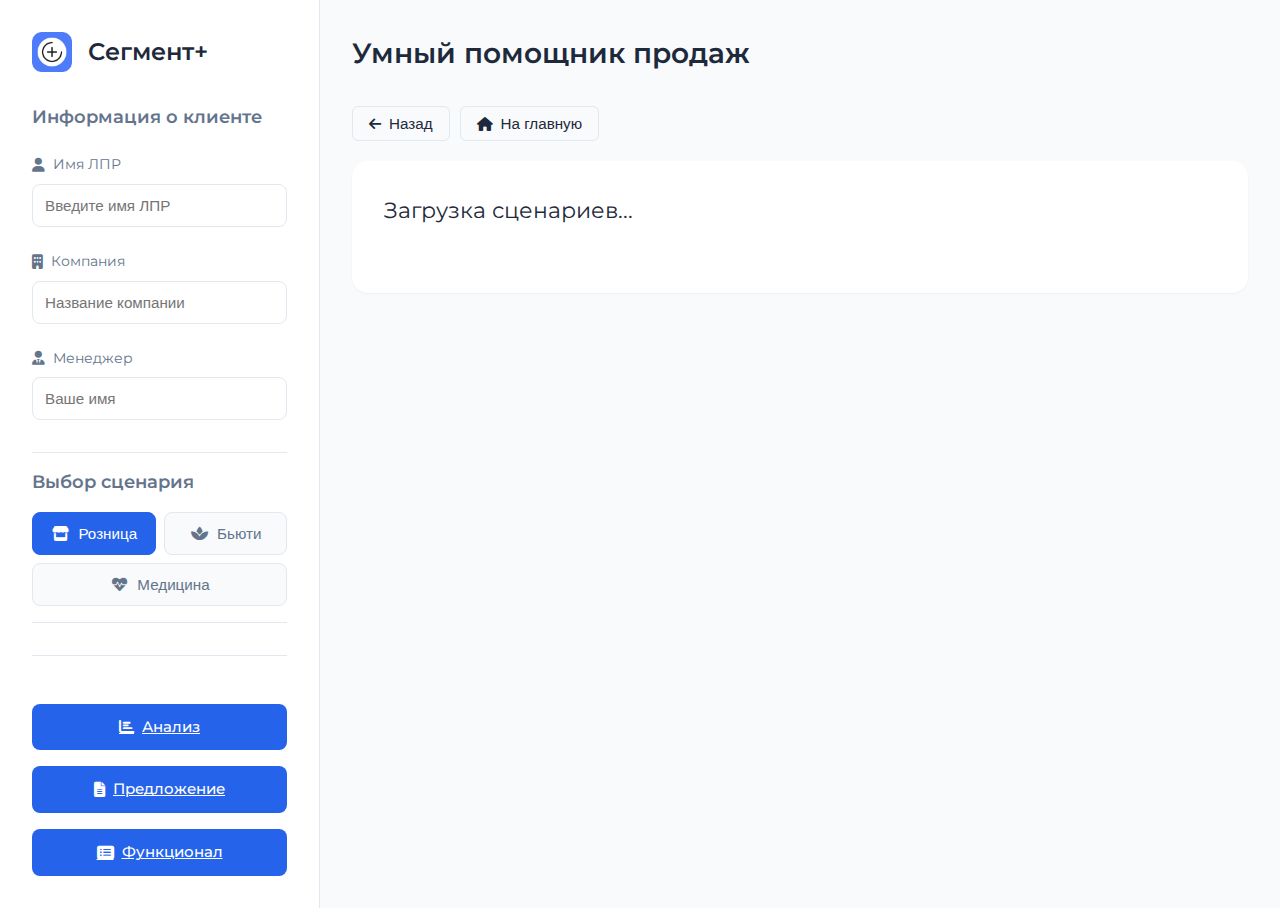
<file: index.html>
<!DOCTYPE html>
<html lang="ru">
<head>
    <meta charset="UTF-8">
    <meta name="viewport" content="width=device-width, initial-scale=1.0">
    <title>Сегмент+ | Умный помощник продаж</title>
    <link rel="stylesheet" href="styles.css">
    <link href="https://fonts.googleapis.com/css2?family=Montserrat:wght@400;500;600;700&display=swap" rel="stylesheet">
    <link rel="stylesheet" href="https://cdnjs.cloudflare.com/ajax/libs/font-awesome/6.0.0/css/all.min.css">
</head>
<body>
    <div class="app-container">
        <!-- Боковая панель -->
        <aside class="sidebar">
            <div class="sidebar-header">
                <img src="logo.png" alt="Логотип Сегмент+" class="logo">
                <h2>Сегмент+</h2>
            </div>
            
            <div class="client-info">
                <h3>Информация о клиенте</h3>
                <div class="input-group">
                    <label for="lpr-name">
                        <i class="fas fa-user"></i>
                        Имя ЛПР
                    </label>
                    <input type="text" id="lpr-name" placeholder="Введите имя ЛПР">
                </div>
                
                <div class="input-group">
                    <label for="company-name">
                        <i class="fas fa-building"></i>
                        Компания
                    </label>
                    <input type="text" id="company-name" placeholder="Название компании">
                </div>
                
                <div class="input-group">
                    <label for="manager-name">
                        <i class="fas fa-user-tie"></i>
                        Менеджер
                    </label>
                    <input type="text" id="manager-name" placeholder="Ваше имя">
                </div>
            </div>

            <div class="scenario-selector">
                <h3>Выбор сценария</h3>
                <div class="scenario-buttons">
                    <button id="retail-scenario" class="btn-primary active" aria-label="Сценарий для розничной торговли">
                        <i class="fas fa-store"></i>
                        Розница
                    </button>
                    <button id="beauty-scenario" class="btn-primary" aria-label="Сценарий для бьюти-индустрии">
                        <i class="fas fa-spa"></i>
                        Бьюти
                    </button>
                    <button id="medical-scenario" class="btn-primary" aria-label="Сценарий для медицинской отрасли">
                        <i class="fas fa-heartbeat"></i>
                        Медицина
                    </button>
                </div>
            </div>

            <div class="sidebar-footer">
                <div class="navigation-buttons">
                    <a href="analysis.html" class="btn-primary">
                        <i class="fas fa-chart-bar"></i>
                        Анализ
                    </a>
                    <a href="proposal.html" class="btn-primary">
                        <i class="fas fa-file-alt"></i>
                        Предложение
                    </a>
                    <a href="features.html" class="btn-primary">
                        <i class="fas fa-list-alt"></i>
                        Функционал
                    </a>
                </div>
            </div>
        </aside>

        <!-- Основной контент -->
        <main class="main-content">
            <header class="content-header">
                <h1>Умный помощник продаж</h1>
            </header>

            <div class="buttons">
                <button id="back-btn" class="btn-secondary" aria-label="Вернуться на предыдущую страницу">
                    <i class="fas fa-arrow-left"></i> Назад
                </button>
                <button id="home-btn" class="btn-secondary" aria-label="Вернуться на главную страницу">
                    <i class="fas fa-home"></i> На главную
                </button>
            </div>

            <div class="scenario-container">
                <div id="stage-text" class="scenario-text">
                    Загрузка сценариев...
                </div>
                <div id="options" class="options-container"></div>
            </div>
        </main>
    </div>
    <script src="script.js"></script>
</body>
</html>
</file>
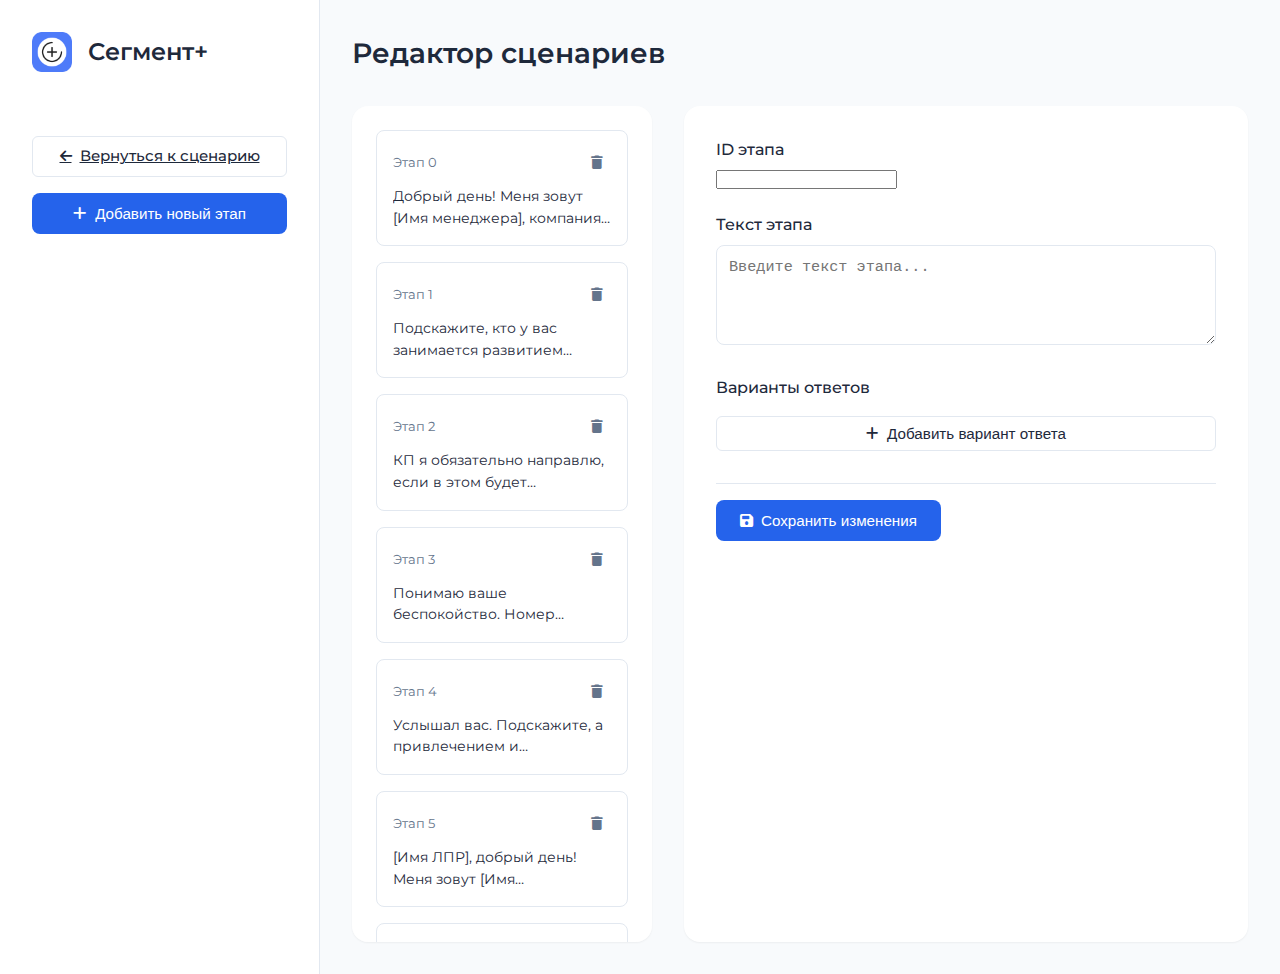
<file: editor.html>
<!DOCTYPE html>
<html lang="ru">
<head>
    <meta charset="UTF-8">
    <meta name="viewport" content="width=device-width, initial-scale=1.0">
    <title>Сегмент+ | Редактор сценариев</title>
    <link rel="stylesheet" href="styles.css">
    <link href="https://fonts.googleapis.com/css2?family=Montserrat:wght@400;500;600;700&display=swap" rel="stylesheet">
    <link rel="stylesheet" href="https://cdnjs.cloudflare.com/ajax/libs/font-awesome/6.0.0/css/all.min.css">
    <style>
        .editor-container {
            display: grid;
            grid-template-columns: 300px 1fr;
            gap: 2rem;
            height: calc(100vh - 4rem);
        }

        .stages-list {
            background: white;
            border-radius: 1rem;
            padding: 1.5rem;
            box-shadow: var(--shadow-sm);
            overflow-y: auto;
        }

        .stage-item {
            padding: 1rem;
            border: 1px solid var(--border-color);
            border-radius: 0.5rem;
            margin-bottom: 1rem;
            cursor: pointer;
            transition: all 0.2s;
            line-clamp: 2;
            -webkit-line-clamp: 2;
            display: -webkit-box;
            -webkit-box-orient: vertical;
            overflow: hidden;
            text-overflow: ellipsis;
        }

        .stage-header {
            display: flex;
            justify-content: space-between;
            align-items: center;
            margin-bottom: 0.5rem;
        }

        .stage-item:hover {
            border-color: var(--primary-color);
            background-color: rgba(37, 99, 235, 0.05);
        }

        .stage-item.active {
            border-color: var(--primary-color);
            background-color: rgba(37, 99, 235, 0.05);
        }

        .stage-item .stage-id {
            font-size: 0.8rem;
            color: var(--secondary-color);
        }

        .stage-item .stage-text {
            font-size: 0.9rem;
            color: var(--text-color);
            display: -webkit-box;
            -webkit-line-clamp: 2;
            -webkit-box-orient: vertical;
            overflow: hidden;
        }

        .editor-form {
            background: white;
            border-radius: 1rem;
            padding: 2rem;
            box-shadow: var(--shadow-sm);
            overflow-y: auto;
        }

        .form-group {
            margin-bottom: 1.5rem;
        }

        .form-group label {
            display: block;
            margin-bottom: 0.5rem;
            font-weight: 500;
            color: var(--text-color);
        }

        .form-group textarea {
            width: 100%;
            min-height: 100px;
            padding: 0.75rem;
            border: 1px solid var(--border-color);
            border-radius: 0.5rem;
            font-size: 0.95rem;
            resize: vertical;
        }

        .form-group textarea:focus {
            outline: none;
            border-color: var(--primary-color);
            box-shadow: 0 0 0 3px rgba(37, 99, 235, 0.1);
        }

        .form-group select {
            width: 100%;
            padding: 0.75rem;
            border: 1px solid var(--border-color);
            border-radius: 0.5rem;
            font-size: 0.95rem;
            background-color: white;
            cursor: pointer;
        }

        .form-group select:focus {
            outline: none;
            border-color: var(--primary-color);
            box-shadow: 0 0 0 3px rgba(37, 99, 235, 0.1);
        }

        .options-list {
            margin-top: 1rem;
        }

        .option-item {
            background: var(--background-color);
            border: 1px solid var(--border-color);
            border-radius: 0.5rem;
            padding: 1rem;
            margin-bottom: 1rem;
        }

        .option-header {
            display: flex;
            justify-content: space-between;
            align-items: center;
            margin-bottom: 0.5rem;
        }

        .option-actions {
            display: flex;
            gap: 0.5rem;
        }

        .btn-icon {
            padding: 0.5rem;
            border: none;
            background: none;
            color: var(--secondary-color);
            cursor: pointer;
            border-radius: 0.25rem;
            transition: all 0.2s;
        }

        .btn-icon:hover {
            background: var(--border-color);
            color: var(--text-color);
        }

        .btn-icon.delete:hover {
            color: #ef4444;
        }

        .add-option-btn {
            width: 100%;
            margin-top: 1rem;
        }

        .editor-actions {
            display: flex;
            gap: 1rem;
            margin-top: 2rem;
            padding-top: 1rem;
            border-top: 1px solid var(--border-color);
        }

        .sidebar-header {
            display: flex;
            align-items: center;
            gap: 1rem;
            margin-bottom: 2rem;
        }

        .sidebar-actions {
            display: flex;
            flex-direction: column;
            gap: 1rem;
            margin-bottom: 2rem;
        }

        .sidebar-actions .btn-primary,
        .sidebar-actions .btn-secondary {
            width: 100%;
            justify-content: center;
        }
    </style>
</head>
<body>
    <div class="app-container">
        <!-- Боковая панель -->
        <aside class="sidebar">
            <div class="sidebar-header">
                <img src="logo.png" alt="Сегмент+" class="logo">
                <h2>Сегмент+</h2>
            </div>
            
            <div class="sidebar-actions">
                <a href="index.html" class="btn-secondary">
                    <i class="fas fa-arrow-left"></i>
                    Вернуться к сценарию
                </a>
                <button class="btn-primary" id="add-stage">
                    <i class="fas fa-plus"></i>
                    Добавить новый этап
                </button>
            </div>
        </aside>

        <!-- Основной контент -->
        <main class="main-content">
            <header class="content-header">
                <h1>Редактор сценариев</h1>
            </header>

            <div class="editor-container">
                <!-- Список этапов -->
                <div class="stages-list" id="stages-list">
                    <!-- Этапы будут добавлены через JavaScript -->
                </div>

                <!-- Форма редактирования -->
                <div class="editor-form">
                    <div class="form-group">
                        <label for="stage-id">ID этапа</label>
                        <input type="number" id="stage-id" class="input-group input" readonly>
                    </div>

                    <div class="form-group">
                        <label for="stage-text">Текст этапа</label>
                        <textarea id="stage-text" placeholder="Введите текст этапа..."></textarea>
                    </div>

                    <div class="form-group">
                        <label>Варианты ответов</label>
                        <div class="options-list" id="options-list">
                            <!-- Варианты ответов будут добавлены через JavaScript -->
                        </div>
                        <button class="btn-secondary add-option-btn" id="add-option">
                            <i class="fas fa-plus"></i>
                            Добавить вариант ответа
                        </button>
                    </div>

                    <div class="editor-actions">
                        <button class="btn-primary" id="save-stage">
                            <i class="fas fa-save"></i>
                            Сохранить изменения
                        </button>
                    </div>
                </div>
            </div>
        </main>
    </div>
    <script src="editor.js"></script>
</body>
</html>
</file>
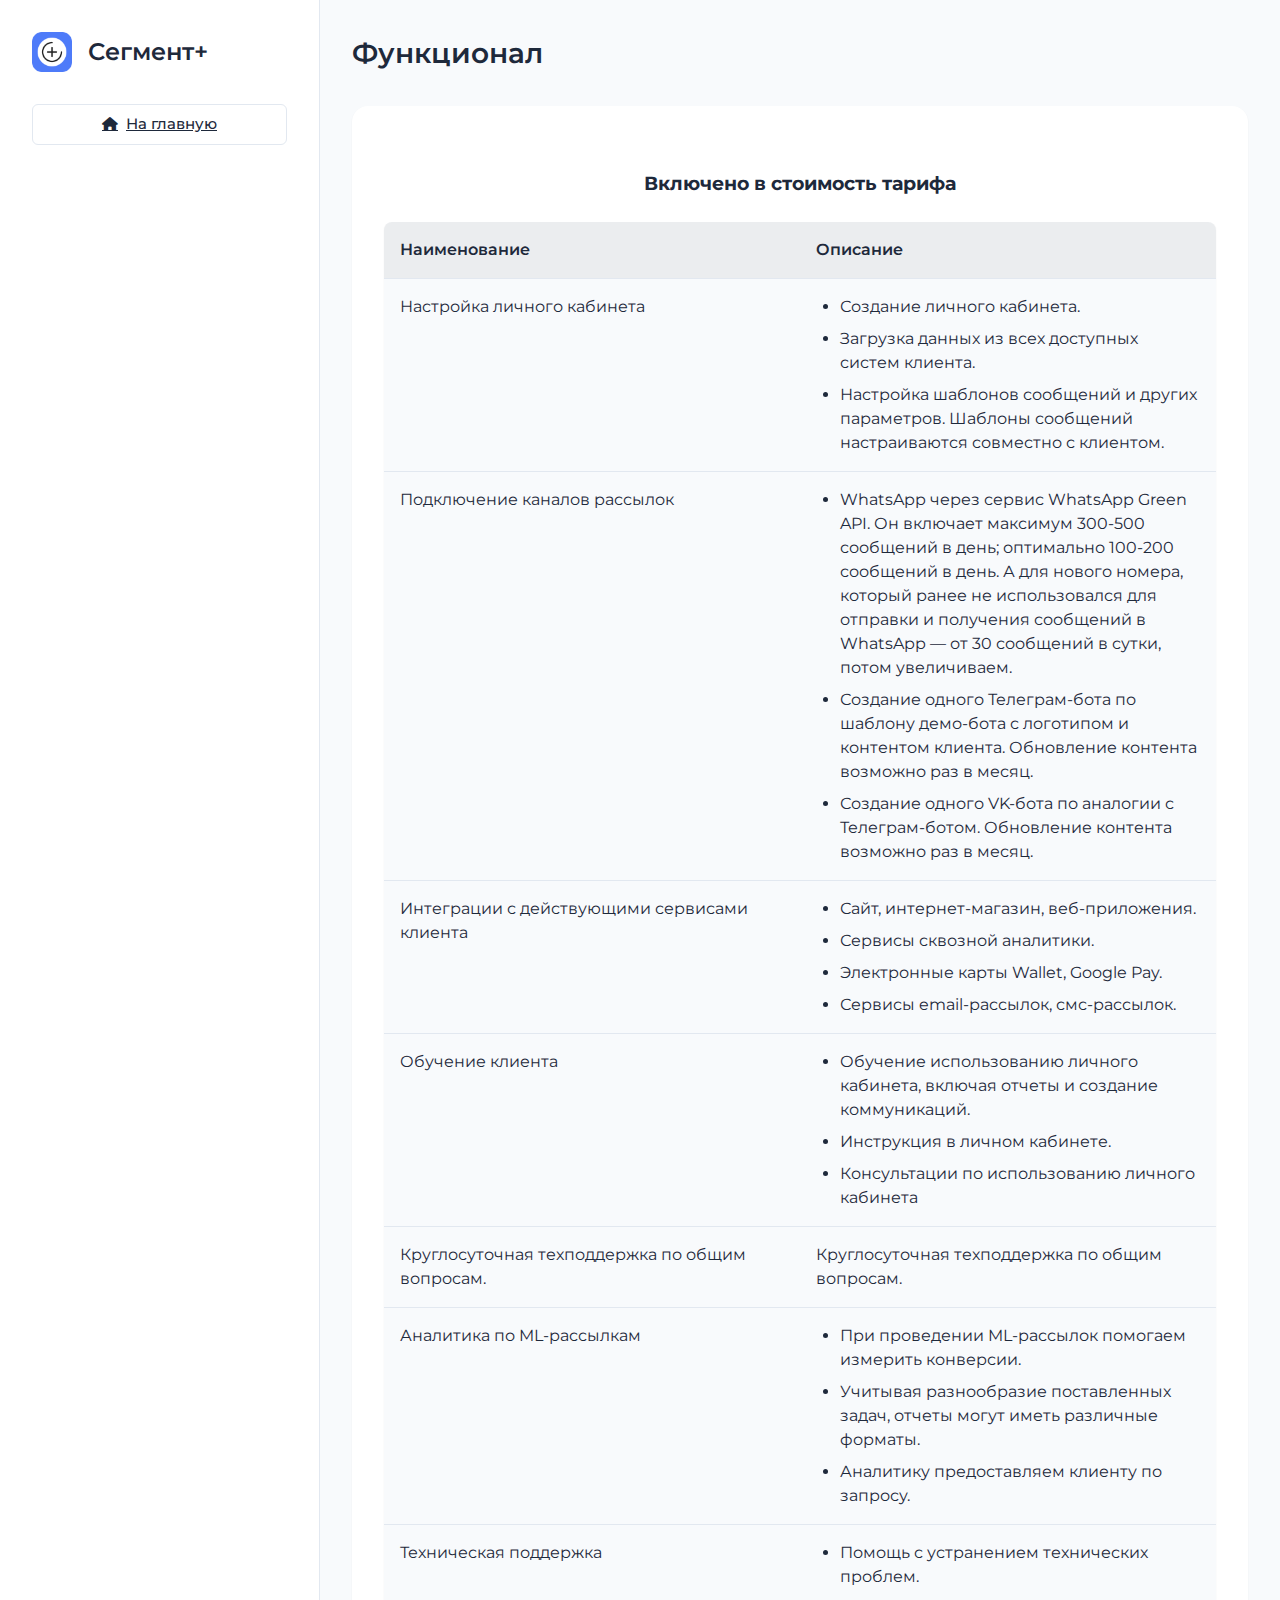
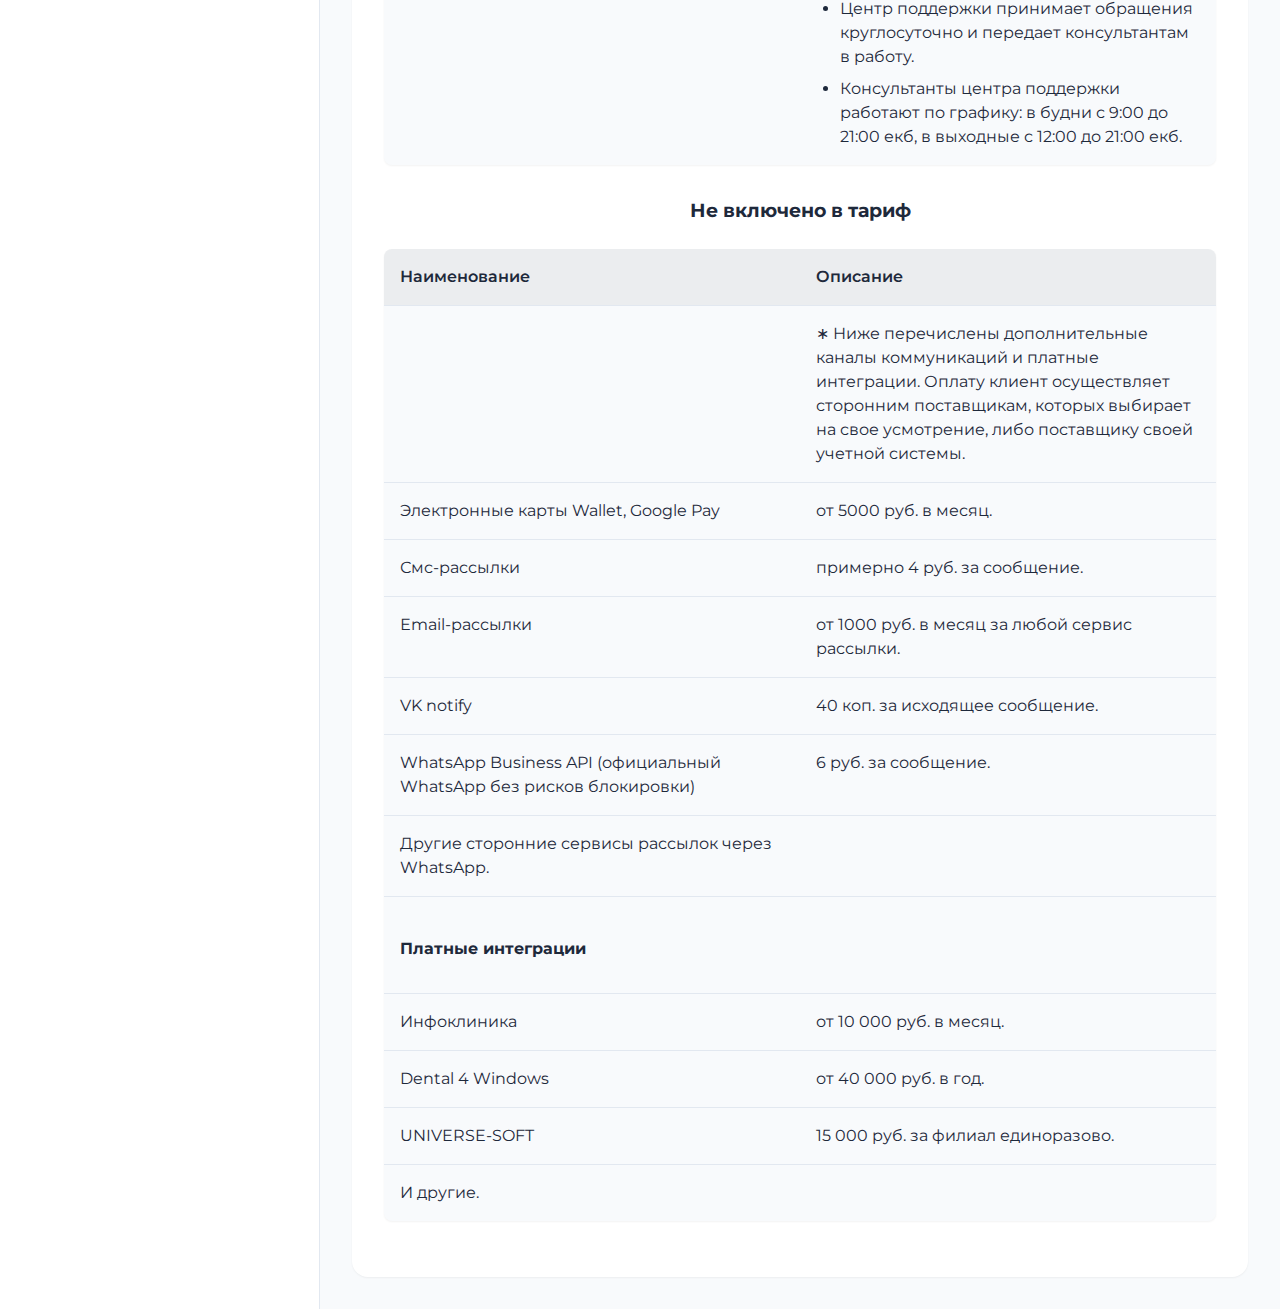
<file: features.html>
<!DOCTYPE html>
<html lang="ru">
<head>
    <meta charset="UTF-8">
    <meta name="viewport" content="width=device-width, initial-scale=1.0">
    <title>Сегмент+ | Функционал</title>
    <link rel="stylesheet" href="styles.css">
    <link href="https://fonts.googleapis.com/css2?family=Montserrat:wght@400;500;600;700&display=swap" rel="stylesheet">
    <link rel="stylesheet" href="https://cdnjs.cloudflare.com/ajax/libs/font-awesome/6.0.0/css/all.min.css">
    <style>
        .features-container {
            background: white;
            border-radius: 1rem;
            padding: 2rem;
            box-shadow: var(--shadow-sm);
            overflow-y: auto;
        }

        /* Стили для таблицы */
        .features-container table {
             width: 100%;
             border-collapse: collapse;
             margin-bottom: 1.5rem;
             background: var(--background-color);
             border-radius: 0.5rem;
             overflow: hidden; /* Для скругления углов */
             box-shadow: var(--shadow-sm);
        }

        .features-container th,
        .features-container td {
            padding: 1rem;
            border-bottom: 1px solid var(--border-color);
            text-align: left;
            vertical-align: top;
        }

        .features-container th {
            font-weight: 600;
            background-color: rgba(0, 0, 0, 0.05);
            width: 30%; /* Примерная ширина для первой колонки */
        }

        .features-container tbody tr:last-child td {
            border-bottom: none;
        }

         .features-container td ul {
             padding-left: 1.5rem;
             margin: 0;
         }

          .features-container td li {
              margin-bottom: 0.5rem;
          }

           .features-container td li:last-child {
               margin-bottom: 0;
           }

            .features-container h3 {
                margin-top: 2rem;
                margin-bottom: 1.5rem;
                text-align: center;
            }
             .features-container h4 {
                 margin-top: 1.5rem;
                 margin-bottom: 1rem;
             }


        /* Удаляем старые стили для блоков */
        /*.info-block {
            background: var(--background-color);
            border-radius: 0.5rem;
            padding: 1.5rem;
            margin-bottom: 1.5rem;
            box-shadow: var(--shadow-sm);
        }*/

        /*.info-block h3 {
             margin-top: 0;
             margin-bottom: 1rem;
        }*/

        /* .info-block ul,
         .info-block p {
             margin-bottom: 0;
         }*/

        /* .info-block ul {
             list-style: none;
             padding: 0;
             margin: 0;
         }*/

        /* .info-block li {
             margin-bottom: 0.75rem;
             color: var(--text-color);
         }*/

        /* .info-block li i {
             color: var(--success-color);
             margin-right: 0.5rem;
             font-size: 1rem;
              margin-top: 0.2rem;
         }*/

        /* .info-block li::before {
             content: '\f00c'; /* FontAwesome check icon */
             /*font-family: "Font Awesome 6 Free";
             font-weight: 900;
             color: var(--success-color);
             margin-right: 0.5rem;
         }*/

         /* .info-block li:last-child {
              margin-bottom: 0;
          }*/

          /*  .info-block h4 {
               margin-top: 1.5rem;
               margin-bottom: 1rem;
           }*/
    </style>
</head>
<body>
    <div class="app-container">
        <!-- Боковая панель -->
        <aside class="sidebar">
            <div class="sidebar-header">
                <img src="logo.png" alt="Сегмент+" class="logo">
                <h2>Сегмент+</h2>
            </div>
            
            <div class="sidebar-actions">
                 <a href="index.html" class="btn-secondary">
                     <i class="fas fa-home"></i>
                     На главную
                 </a>
            </div>
        </aside>

        <!-- Основной контент -->
        <main class="main-content">
            <header class="content-header">
                <h1>Функционал</h1>
            </header>

            <div class="features-container">

                <h3>Включено в стоимость тарифа</h3>
                <table>
                    <thead>
                        <tr>
                            <th>Наименование</th>
                            <th>Описание</th>
                        </tr>
                    </thead>
                    <tbody>
                        <tr>
                            <td>Настройка личного кабинета</td>
                            <td>
                                <ul>
                                    <li>Создание личного кабинета.</li>
                                    <li>Загрузка данных из всех доступных систем клиента.</li>
                                    <li>Настройка шаблонов сообщений и других параметров. Шаблоны сообщений настраиваются совместно с клиентом.</li>
                                </ul>
                            </td>
                        </tr>
                        <tr>
                            <td>Подключение каналов рассылок</td>
                            <td>
                                <ul>
                                    <li>WhatsApp через сервис WhatsApp Green API. Он включает максимум 300-500 сообщений в день; оптимально 100-200 сообщений в день. А для нового номера, который ранее не использовался для отправки и получения сообщений в WhatsApp — от 30 сообщений в сутки, потом увеличиваем.</li>
                                    <li>Создание одного Телеграм-бота по шаблону демо-бота с логотипом и контентом клиента. Обновление контента возможно раз в месяц.</li>
                                    <li>Создание одного VK-бота по аналогии с Телеграм-ботом. Обновление контента возможно раз в месяц.</li>
                                </ul>
                            </td>
                        </tr>
                        <tr>
                            <td>Интеграции с действующими сервисами клиента</td>
                            <td>
                                <ul>
                                    <li>Сайт, интернет-магазин, веб-приложения.</li>
                                    <li>Сервисы сквозной аналитики.</li>
                                    <li>Электронные карты Wallet, Google Pay.</li>
                                    <li>Сервисы email-рассылок, смс-рассылок.</li>
                                </ul>
                            </td>
                        </tr>
                         <tr>
                             <td>Обучение клиента</td>
                             <td>
                                 <ul>
                                     <li>Обучение использованию личного кабинета, включая отчеты и создание коммуникаций.</li>
                                     <li>Инструкция в личном кабинете.</li>
                                     <li>Консультации по использованию личного кабинета</li>
                                 </ul>
                             </td>
                         </tr>
                          <tr>
                              <td>Круглосуточная техподдержка по общим вопросам.</td>
                              <td>Круглосуточная техподдержка по общим вопросам.</td>
                          </tr>
                           <tr>
                               <td>Аналитика по ML-рассылкам</td>
                               <td>
                                   <ul>
                                       <li>При проведении ML-рассылок помогаем измерить конверсии.</li>
                                       <li>Учитывая разнообразие поставленных задач, отчеты могут иметь различные форматы.</li>
                                       <li>Аналитику предоставляем клиенту по запросу.</li>
                                   </ul>
                               </td>
                           </tr>
                            <tr>
                                <td>Техническая поддержка</td>
                                <td>
                                    <ul>
                                        <li>Помощь с устранением технических проблем.</li>
                                        <li>Центр поддержки принимает обращения круглосуточно и передает консультантам в работу.</li>
                                        <li>Консультанты центра поддержки работают по графику: в будни с 9:00 до 21:00 екб, в выходные с 12:00 до 21:00 екб.</li>
                                    </ul>
                                </td>
                            </tr>
                    </tbody>
                </table>

                 <h3>Не включено в тариф</h3>
                 <table>
                     <thead>
                         <tr>
                             <th>Наименование</th>
                             <th>Описание</th>
                         </tr>
                     </thead>
                     <tbody>
                         <tr>
                             <td></td>
                             <td>
                                 <p>∗ Ниже перечислены дополнительные каналы коммуникаций и платные интеграции. Оплату клиент осуществляет сторонним поставщикам, которых выбирает на свое усмотрение, либо поставщику своей учетной системы.</p>
                             </td>
                         </tr>
                         <tr>
                             <td>Электронные карты Wallet, Google Pay</td>
                             <td>от 5000 руб. в месяц.</td>
                         </tr>
                          <tr>
                              <td>Смс-рассылки</td>
                              <td>примерно 4 руб. за сообщение.</td>
                          </tr>
                           <tr>
                               <td>Еmail-рассылки</td>
                               <td>от 1000 руб. в месяц за любой сервис рассылки.</td>
                           </tr>
                            <tr>
                                <td>VK notify</td>
                                <td>40 коп. за исходящее сообщение.</td>
                            </tr>
                             <tr>
                                 <td>WhatsApp Business API (официальный WhatsApp без рисков блокировки)</td>
                                 <td>6 руб. за сообщение.</td>
                             </tr>
                              <tr>
                                  <td>Другие сторонние сервисы рассылок через WhatsApp.</td>
                                  <td></td>
                              </tr>
                              <tr>
                                  <td><h4>Платные интеграции</h4></td>
                                  <td></td>
                              </tr>
                              <tr>
                                   <td>Инфоклиника</td>
                                   <td>от 10 000 руб. в месяц.</td>
                              </tr>
                               <tr>
                                   <td>Dental 4 Windows</td>
                                   <td>от 40 000 руб. в год.</td>
                               </tr>
                                <tr>
                                    <td>UNIVERSE-SOFT</td>
                                    <td>15 000 руб. за филиал единоразово.</td>
                                </tr>
                                 <tr>
                                     <td>И другие.</td>
                                     <td></td>
                                 </tr>
                     </tbody>
                 </table>

            </div>
        </main>
    </div>
</body>
</html>
</file>
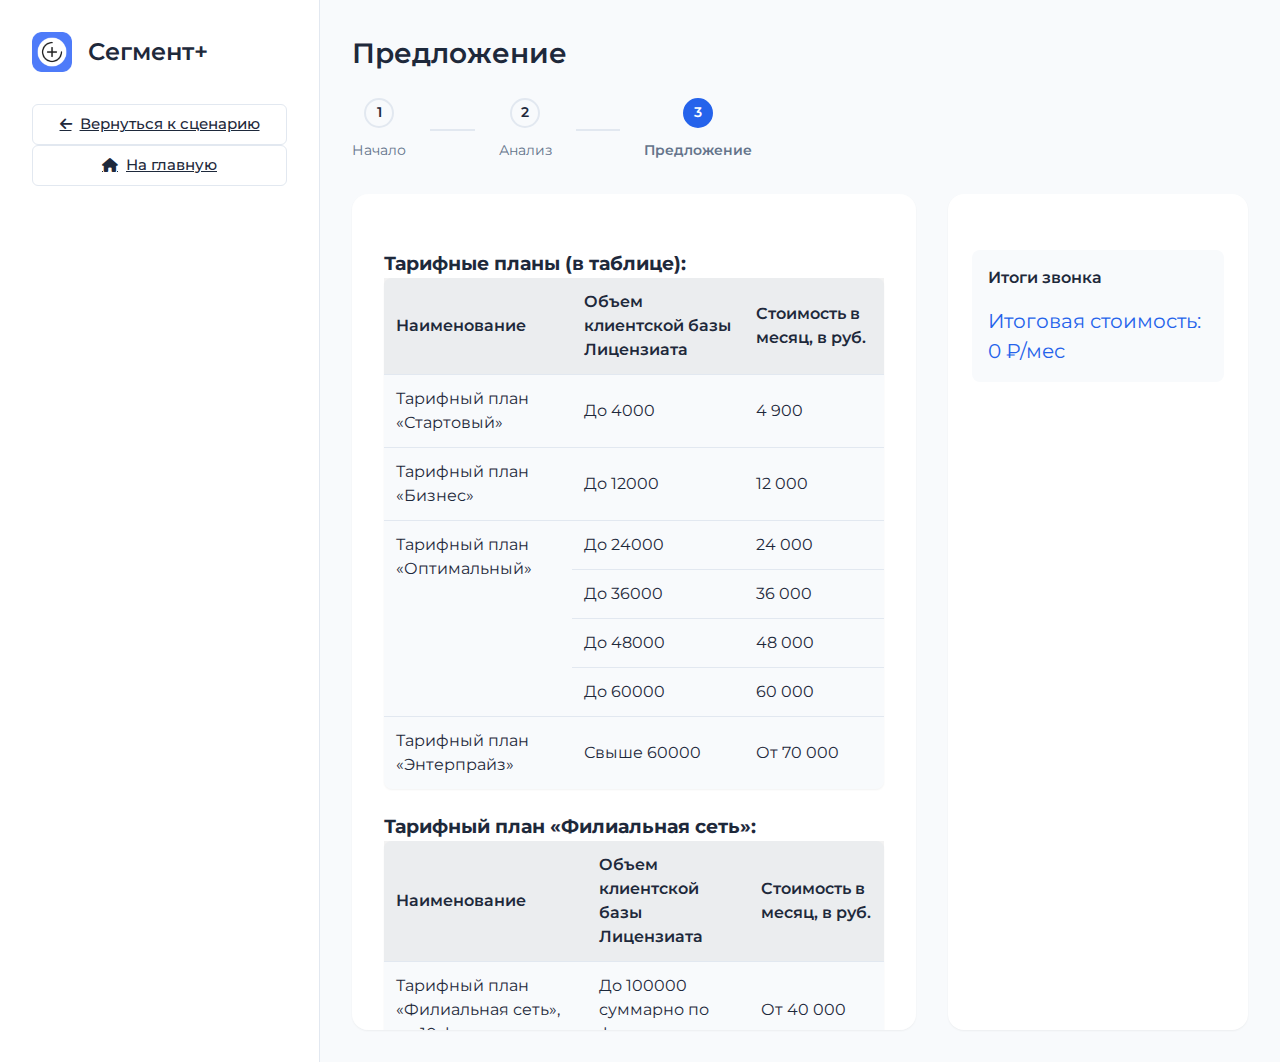
<file: proposal.html>
<!DOCTYPE html>
<html lang="ru">
<head>
    <meta charset="UTF-8">
    <meta name="viewport" content="width=device-width, initial-scale=1.0">
    <title>Сегмент+ | Предложение</title>
    <link rel="stylesheet" href="styles.css">
    <link href="https://fonts.googleapis.com/css2?family=Montserrat:wght@400;500;600;700&display=swap" rel="stylesheet">
    <link rel="stylesheet" href="https://cdnjs.cloudflare.com/ajax/libs/font-awesome/6.0.0/css/all.min.css">
    <style>
        .proposal-container {
            display: grid;
            grid-template-columns: 1fr 300px;
            gap: 2rem;
            height: calc(100vh - 4rem);
        }

        .proposal-content {
            background: white;
            border-radius: 1rem;
            padding: 2rem;
            box-shadow: var(--shadow-sm);
            overflow-y: auto;
        }

        .proposal-sidebar {
            background: white;
            border-radius: 1rem;
            padding: 1.5rem;
            box-shadow: var(--shadow-sm);
        }

        .tariff-card {
            padding: 1.5rem;
            background: var(--background-color);
            border-radius: 0.5rem;
            margin-bottom: 1rem;
        }

        .tariff-card.selected {
            border: 2px solid var(--primary-color);
        }

        .tariff-card .title {
            font-weight: 600;
            margin-bottom: 0.5rem;
        }

        .tariff-card .price {
            font-size: 1.5rem;
            color: var(--primary-color);
            margin-bottom: 1rem;
        }

        .tariff-card .features {
            margin-bottom: 1rem;
        }

        .tariff-card .feature {
            display: flex;
            align-items: center;
            gap: 0.5rem;
            margin-bottom: 0.5rem;
        }

        .tariff-card .feature i {
            color: var(--success-color);
        }

        .proposal-summary {
            margin-top: 2rem;
            padding: 1rem;
            background: var(--background-color);
            border-radius: 0.5rem;
        }

        .proposal-summary .title {
            font-weight: 600;
            margin-bottom: 1rem;
        }

        .proposal-summary .total {
            font-size: 1.25rem;
            color: var(--primary-color);
            margin-top: 1rem;
        }

        /* Новые стили для оформления блоков и таблиц */
        .info-block,
        .proposal-content table {
            background: var(--background-color);
            border-radius: 0.5rem;
            padding: 1.5rem;
            margin-bottom: 1.5rem;
            box-shadow: var(--shadow-sm);
        }

        .info-block h3,
        .proposal-content table h3 {
             margin-top: 0;
             margin-bottom: 1rem;
        }

         .info-block ul,
         .info-block p {
             margin-bottom: 0;
         }

        .proposal-content table {
             width: 100%;
             border-collapse: collapse;
        }

        .proposal-content th,
        .proposal-content td {
            padding: 0.75rem;
            border-bottom: 1px solid var(--border-color);
            text-align: left;
        }

        .proposal-content th {
            font-weight: 600;
            background-color: rgba(0, 0, 0, 0.05);
        }

        .proposal-content tbody tr:last-child td {
            border-bottom: none;
        }

         .proposal-content td[rowspan] {
             vertical-align: top;
         }

         .tariff-cards-container {
             display: grid;
             grid-template-columns: repeat(auto-fit, minmax(250px, 1fr));
             gap: 1.5rem;
             margin-top: 1.5rem;
         }

         .tariff-card {
             padding: 1.5rem;
             background: white;
             border-radius: 1rem;
             box-shadow: var(--shadow-sm);
             cursor: pointer;
             transition: all 0.2s ease-in-out;
             border: 2px solid transparent; /* Добавляем прозрачную границу для selected состояния */
         }

          .tariff-card:hover {
              transform: translateY(-2px);
              box-shadow: var(--shadow-md);
          }

         .tariff-card.selected {
             border-color: var(--primary-color);
             box-shadow: var(--shadow-lg);
         }

         .tariff-card .title {
             font-size: 1.25rem;
             font-weight: 700;
             margin-bottom: 1rem;
         }

          .tariff-card .price {
              font-size: 1.75rem;
              color: var(--primary-color);
              margin-bottom: 1.5rem;
              font-weight: 700;
          }

          .tariff-card .price small {
              font-size: 1rem;
              font-weight: 400;
              color: var(--text-color);
          }

          .tariff-card .features ul {
              list-style: none;
              padding: 0;
              margin: 0;
          }

          .tariff-card .features li {
               display: flex;
               align-items: flex-start;
               margin-bottom: 0.75rem;
               color: var(--text-color);
          }

          .tariff-card .features i {
              color: var(--success-color);
              margin-right: 0.5rem;
              font-size: 1rem;
               margin-top: 0.2rem;
          }

           .tariff-card .features li:last-child {
               margin-bottom: 0;
           }

        /* Стили для индикатора прогресса */
        .progress-indicator {
            display: flex;
            align-items: center;
            justify-content: space-between;
            margin-top: 1rem;
            width: 100%;
            max-width: 400px; /* Ограничиваем ширину */
        }

        .progress-step {
            display: flex;
            flex-direction: column;
            align-items: center;
            position: relative;
            color: var(--secondary-color);
        }

        .progress-step.active {
            color: var(--primary-color);
            font-weight: 600;
        }

        .progress-step .step-number {
            width: 30px;
            height: 30px;
            border-radius: 50%;
            background-color: var(--background-color);
            color: var(--text-color);
            display: flex;
            align-items: center;
            justify-content: center;
            font-weight: 600;
            margin-bottom: 0.25rem;
            border: 2px solid var(--border-color);
        }

        .progress-step.active .step-number {
            background-color: var(--primary-color);
            color: white;
            border-color: var(--primary-color);
        }

        .progress-line {
            flex-grow: 1;
            height: 2px;
            background-color: var(--border-color);
            margin: 0 0.5rem;
        }

         /* Добавляем стили для активной линии */
        .progress-step.active + .progress-line {
             background-color: var(--primary-color);
        }

    </style>
</head>
<body>
    <div class="app-container">
        <!-- Боковая панель -->
        <aside class="sidebar">
            <div class="sidebar-header">
                <img src="logo.png" alt="Сегмент+" class="logo">
                <h2>Сегмент+</h2>
            </div>
            
            <div class="sidebar-actions">
                <a href="index.html" class="btn-secondary">
                    <i class="fas fa-arrow-left"></i>
                    Вернуться к сценарию
                </a>
                <a href="index.html" class="btn-secondary">
                    <i class="fas fa-home"></i>
                    На главную
                </a>
            </div>
        </aside>

        <!-- Основной контент -->
        <main class="main-content">
            <header class="content-header">
                <h1>Предложение</h1>
                <div class="progress-indicator">
                    <a href="index.html" style="text-decoration: none; color: inherit;">
                        <div class="progress-step">
                            <span class="step-number">1</span>
                            <span class="step-label">Начало</span>
                        </div>
                    </a>
                    <div class="progress-line"></div>
                    <a href="analysis.html" style="text-decoration: none; color: inherit;">
                        <div class="progress-step">
                            <span class="step-number">2</span>
                            <span class="step-label">Анализ</span>
                        </div>
                    </a>
                    <div class="progress-line"></div>
                    <a href="proposal.html" style="text-decoration: none; color: inherit;">
                        <div class="progress-step active">
                            <span class="step-number">3</span>
                            <span class="step-label">Предложение</span>
                        </div>
                    </a>
                </div>
            </header>

            <div class="proposal-container">
                <!-- Основной контент предложения -->
                <div class="proposal-content" id="proposal-content">
                    <div id="tariff-cards-container" class="tariff-cards-container">
                         <!-- Интерактивные карточки тарифов будут добавлены через JavaScript -->
                    </div>

                    <h3>Тарифные планы (в таблице):</h3>
                    <table>
                        <thead>
                            <tr>
                                <th>Наименование</th>
                                <th>Объем клиентской базы Лицензиата</th>
                                <th>Стоимость в месяц, в руб.</th>
                            </tr>
                        </thead>
                        <tbody>
                            <tr>
                                <td>Тарифный план «Стартовый»</td>
                                <td>До 4000</td>
                                <td>4 900</td>
                            </tr>
                            <tr>
                                <td>Тарифный план «Бизнес»</td>
                                <td>До 12000</td>
                                <td>12 000</td>
                            </tr>
                            <tr>
                                <td rowspan="4">Тарифный план «Оптимальный»</td>
                                <td>До 24000</td>
                                <td>24 000</td>
                            </tr>
                             <tr>
                                 <td>До 36000</td>
                                 <td>36 000</td>
                             </tr>
                              <tr>
                                  <td>До 48000</td>
                                  <td>48 000</td>
                              </tr>
                               <tr>
                                   <td>До 60000</td>
                                   <td>60 000</td>
                               </tr>
                            <tr>
                                <td>Тарифный план «Энтерпрайз»</td>
                                <td>Свыше 60000</td>
                                <td>От 70 000</td>
                            </tr>
                        </tbody>
                    </table>

                    <h3>Тарифный план «Филиальная сеть»:</h3>
                     <table>
                         <thead>
                             <tr>
                                 <th>Наименование</th>
                                 <th>Объем клиентской базы Лицензиата</th>
                                 <th>Стоимость в месяц, в руб.</th>
                             </tr>
                         </thead>
                         <tbody>
                             <tr>
                                 <td>Тарифный план «Филиальная сеть», до 10 филиалов</td>
                                 <td>До 100000 суммарно по филиалам</td>
                                 <td>От 40 000</td>
                             </tr>
                         </tbody>
                     </table>

                    <h3>Дополнительные услуги:</h3>
                    <table>
                        <thead>
                            <tr>
                                <th>Наименование</th>
                                <th>Стоимость за 1 час, в руб.</th>
                            </tr>
                        </thead>
                        <tbody>
                            <tr>
                                <td>Доработка программы для ЭВМ «Сегмент+»</td>
                                <td>3 600</td>
                            </tr>
                            <tr>
                                <td>Работы по адаптации (интеграции) программы для ЭВМ «Сегмент+»</td>
                                <td>3 600</td>
                            </tr>
                        </tbody>
                    </table>

                </div>

                <!-- Боковая панель с итогами -->
                <div class="proposal-sidebar">
                    <div class="proposal-summary">
                        <div class="title">Итоги звонка</div>
                        <div id="call-summary">
                            <!-- Итоги звонка будут добавлены через JavaScript -->
                        </div>
                        <div class="total">
                            Итоговая стоимость: <span id="total-price">0</span> ₽/мес
                        </div>
                    </div>
                </div>
            </div>
        </main>
    </div>
    <script src="proposal.js"></script>
</body>
</html>
</file>
<file: styles.css>
:root {
    --primary-color: #2563eb;
    --primary-hover: #1d4ed8;
    --secondary-color: #64748b;
    --background-color: #f8fafc;
    --sidebar-color: #ffffff;
    --text-color: #1e293b;
    --border-color: #e2e8f0;
    --success-color: #22c55e;
    --error-color: #ef4444;
    --warning-color: #f59e0b;
    --shadow-sm: 0 1px 2px 0 rgb(0 0 0 / 0.05);
    --shadow-md: 0 4px 6px -1px rgb(0 0 0 / 0.1);
}

* {
    margin: 0;
    padding: 0;
    box-sizing: border-box;
}

body {
    font-family: 'Montserrat', sans-serif;
    background-color: var(--background-color);
    color: var(--text-color);
    line-height: 1.5;
}

.app-container {
    display: grid;
    grid-template-columns: 320px 1fr;
    min-height: 100vh;
}

/* Стили для боковой панели */
.sidebar {
    background-color: var(--sidebar-color);
    padding: 2rem;
    border-right: 1px solid var(--border-color);
    display: flex;
    flex-direction: column;
    gap: 2rem;
}

.sidebar-header {
    display: flex;
    align-items: center;
    gap: 1rem;
}

.logo {
    width: 40px;
    height: 40px;
}

.sidebar-header h2 {
    font-size: 1.5rem;
    font-weight: 600;
}

.client-info {
    display: flex;
    flex-direction: column;
    gap: 1.5rem;
}

.scenario-selector {
    display: flex;
    flex-direction: column;
    gap: 1rem;
    padding: 1rem 0;
    border-top: 1px solid var(--border-color);
    border-bottom: 1px solid var(--border-color);
}

.scenario-selector h3 {
    font-size: 1.1rem;
    font-weight: 600;
    color: var(--secondary-color);
}

.scenario-buttons {
    display: flex;
    flex-direction: row;
    gap: 0.5rem;
    flex-wrap: wrap;
}

.scenario-buttons .btn-primary {
    flex: 1;
    min-width: 100px;
    justify-content: center;
    padding: 0.75rem 1rem;
    background-color: var(--background-color);
    color: var(--secondary-color);
    border: 1px solid var(--border-color);
}

.scenario-buttons .btn-primary:hover {
    background-color: var(--border-color);
}

.scenario-buttons .btn-primary.active {
    background-color: var(--primary-color);
    color: white;
    border-color: var(--primary-color);
}

.scenario-buttons .btn-primary i {
    width: 20px;
    text-align: center;
}

.client-info h3 {
    font-size: 1.1rem;
    font-weight: 600;
    color: var(--secondary-color);
}

.input-group {
    display: flex;
    flex-direction: column;
    gap: 0.5rem;
}

.input-group label {
    display: flex;
    align-items: center;
    gap: 0.5rem;
    font-size: 0.9rem;
    color: var(--secondary-color);
}

.input-group input {
    padding: 0.75rem;
    border: 1px solid var(--border-color);
    border-radius: 0.5rem;
    font-size: 0.95rem;
    transition: all 0.2s;
}

.input-group input:focus {
    outline: none;
    border-color: var(--primary-color);
    box-shadow: 0 0 0 3px rgba(37, 99, 235, 0.1);
}

/* Стили для кнопок */
.btn-primary, .btn-secondary {
    display: flex;
    align-items: center;
    justify-content: center;
    gap: 0.5rem;
    padding: 0.75rem 1.5rem;
    border-radius: 0.5rem;
    font-weight: 500;
    cursor: pointer;
    transition: all 0.2s;
    border: none;
    font-size: 0.95rem;
}

.btn-primary {
    background-color: var(--primary-color);
    color: white;
}

.btn-primary:hover {
    background-color: var(--primary-hover);
}

.btn-secondary {
    background-color: var(--background-color);
    color: var(--secondary-color);
    border: 1px solid var(--border-color);
}

.btn-secondary:hover {
    background-color: var(--border-color);
}

/* Стили для основного контента */
.main-content {
    padding: 2rem;
}

.content-header {
    margin-bottom: 2rem;
}

.content-header h1 {
    font-size: 1.75rem;
    font-weight: 600;
    margin-bottom: 1.5rem;
}

/* Стили для индикатора прогресса */
.progress-indicator {
    display: flex;
    align-items: center;
    gap: 1rem;
    margin-top: 2rem;
}

.progress-step {
    display: flex;
    flex-direction: column;
    align-items: center;
    gap: 0.5rem;
}

.step-number {
    width: 32px;
    height: 32px;
    border-radius: 50%;
    background-color: var(--background-color);
    border: 2px solid var(--border-color);
    display: flex;
    align-items: center;
    justify-content: center;
    font-weight: 600;
    font-size: 0.9rem;
}

.progress-step.active .step-number {
    background-color: var(--primary-color);
    border-color: var(--primary-color);
    color: white;
}

.step-label {
    font-size: 0.9rem;
    color: var(--secondary-color);
}

.progress-line {
    flex: 1;
    height: 2px;
    background-color: var(--border-color);
}

/* Стили для контейнера анализа */
.analysis-container {
    display: flex;
    flex-direction: column;
    gap: 2rem;
    max-width: 1200px;
    margin: 0 auto;
    padding: 0 1rem;
}

.transcript-upload {
    background: white;
    border-radius: 1rem;
    padding: 2rem;
    box-shadow: var(--shadow-sm);
    margin-bottom: 2rem;
}

.analysis-sections {
    display: flex;
    flex-direction: column;
    gap: 2rem;
    animation: fadeIn 0.3s ease;
}

.analysis-section {
    background: white;
    border-radius: 1rem;
    padding: 2rem;
    box-shadow: var(--shadow-sm);
}

.analysis-overview {
    display: grid;
    grid-template-columns: 1fr 1fr;
    gap: 2rem;
    align-items: center;
    margin-top: 1.5rem;
}

.score-chart {
    background: white;
    border-radius: 1rem;
    padding: 1.5rem;
    box-shadow: var(--shadow-sm);
}

.score-summary {
    text-align: center;
}

.score-summary .score {
    font-size: 3.5rem;
    font-weight: 700;
    color: var(--primary-color);
    margin-bottom: 1rem;
    line-height: 1;
}

.summary-text {
    color: var(--secondary-color);
    font-size: 1.1rem;
}

.analysis-grid {
    display: grid;
    grid-template-columns: repeat(auto-fit, minmax(280px, 1fr));
    gap: 1.5rem;
    margin-top: 1.5rem;
}

.analysis-card {
    background: white;
    border-radius: 1rem;
    padding: 1.5rem;
    box-shadow: var(--shadow-sm);
    transition: transform 0.2s ease;
}

.analysis-card:hover {
    transform: translateY(-2px);
}

.analysis-card h4 {
    font-size: 1.1rem;
    margin-bottom: 1rem;
    color: var(--text-color);
}

.analysis-card .score {
    font-size: 2.5rem;
    font-weight: 700;
    color: var(--primary-color);
    margin-bottom: 1rem;
}

.recommendations {
    background: white;
    border-radius: 1rem;
    padding: 2rem;
    box-shadow: var(--shadow-sm);
}

.recommendations h3 {
    margin-bottom: 1.5rem;
}

.recommendations-grid {
    display: grid;
    grid-template-columns: repeat(auto-fit, minmax(300px, 1fr));
    gap: 1.5rem;
}

/* Стили для результатов анализа */
.details {
    display: flex;
    flex-direction: column;
    gap: 0.75rem;
}

.detail-item {
    display: flex;
    align-items: flex-start;
    gap: 0.75rem;
    padding: 0.75rem;
    border-radius: 0.5rem;
    background-color: var(--background-color);
}

.detail-item.found {
    background-color: rgba(34, 197, 94, 0.1);
}

.detail-item.missing {
    background-color: rgba(239, 68, 68, 0.1);
}

.detail-item i {
    color: var(--text-color);
    margin-top: 0.25rem;
}

.detail-item.found i {
    color: var(--success-color);
}

.detail-item.missing i {
    color: var(--error-color);
}

.detail-content {
    flex: 1;
}

.detail-text {
    font-size: 0.95rem;
    margin-bottom: 0.25rem;
}

.detail-context {
    font-size: 0.85rem;
    color: var(--secondary-color);
    font-style: italic;
}

/* Стили для рекомендаций */
.recommendation-item {
    display: flex;
    align-items: flex-start;
    gap: 1rem;
    padding: 1rem;
    border-radius: 0.75rem;
    background-color: var(--background-color);
    margin-bottom: 1rem;
}

.recommendation-item:last-child {
    margin-bottom: 0;
}

.recommendation-item i {
    color: var(--primary-color);
    font-size: 1.25rem;
    margin-top: 0.25rem;
}

.recommendation-item .title {
    font-weight: 500;
    margin-bottom: 0.25rem;
}

/* Адаптивный дизайн */
@media (max-width: 768px) {
    .app-container {
        grid-template-columns: 1fr;
    }

    .sidebar {
        position: fixed;
        left: -100%;
        top: 0;
        bottom: 0;
        width: 280px;
        z-index: 1000;
        transition: left 0.3s ease;
    }

    .sidebar.active {
        left: 0;
    }

    .main-content {
        padding: 1rem;
    }

    .analysis-container {
        grid-template-columns: 1fr;
    }

    .analysis-sidebar {
        margin-top: 1rem;
    }

    .compliance-item {
        padding: 0.75rem;
    }

    .upload-area {
        padding: 1rem;
    }

    .upload-btn {
        width: 100%;
    }

    .navigation-buttons {
        flex-direction: column;
    }

    .navigation-buttons .btn {
        width: 100%;
    }

    .analysis-overview {
        grid-template-columns: 1fr;
    }

    .analysis-grid {
        grid-template-columns: 1fr;
    }

    .recommendations-grid {
        grid-template-columns: 1fr;
    }

    .analysis-section,
    .analysis-card,
    .recommendations {
        padding: 1.5rem;
    }
}

.buttons {
    display: flex;
    gap: 10px;
    margin: 20px 0;
}

.btn-secondary {
    display: flex;
    align-items: center;
    gap: 8px;
    padding: 8px 16px;
    background-color: var(--bg-secondary);
    color: var(--text-primary);
    border: 1px solid var(--border-color);
    border-radius: 6px;
    cursor: pointer;
    transition: all 0.2s ease;
}

.btn-secondary:hover {
    background-color: var(--bg-hover);
}

.btn-secondary i {
    font-size: 14px;
}

/* Анимации */
@keyframes fadeIn {
    from { opacity: 0; transform: translateY(20px); }
    to { opacity: 1; transform: translateY(0); }
}

@keyframes slideIn {
    from { transform: translateX(-20px); opacity: 0; }
    to { transform: translateX(0); opacity: 1; }
}

.error-message {
    background-color: #fee2e2;
    color: #dc2626;
    padding: 1rem;
    border-radius: 0.5rem;
    margin-bottom: 1rem;
    display: flex;
    align-items: center;
    gap: 0.5rem;
    animation: slideIn 0.3s ease;
}

.error-message i {
    font-size: 1.2rem;
}

/* Улучшенные стили для загрузки */
.upload-area {
    position: relative;
    overflow: hidden;
}

.upload-area::before {
    content: '';
    position: absolute;
    top: 0;
    left: 0;
    right: 0;
    bottom: 0;
    background: linear-gradient(45deg, transparent, rgba(37, 99, 235, 0.1), transparent);
    transform: translateX(-100%);
    transition: transform 0.5s ease;
}

.upload-area:hover::before {
    transform: translateX(100%);
}

/* Улучшенные стили для кнопок */
.btn {
    position: relative;
    overflow: hidden;
}

.btn::after {
    content: '';
    position: absolute;
    top: 50%;
    left: 50%;
    width: 0;
    height: 0;
    background: rgba(255, 255, 255, 0.2);
    border-radius: 50%;
    transform: translate(-50%, -50%);
    transition: width 0.3s ease, height 0.3s ease;
}

.btn:active::after {
    width: 200%;
    height: 200%;
}

.sidebar-footer {
    margin-top: auto;
    padding-top: 2rem;
    border-top: 1px solid var(--border-color);
}

.navigation-buttons {
    display: flex;
    flex-direction: column;
    gap: 1rem;
}

.navigation-buttons .btn {
    width: 100%;
    justify-content: flex-start;
    padding: 1rem;
    font-size: 1rem;
    border-radius: 0.5rem;
    transition: all 0.2s ease;
}

.navigation-buttons .btn i {
    width: 20px;
    text-align: center;
    margin-right: 0.5rem;
}

.navigation-buttons .btn:hover {
    transform: translateX(5px);
}

.navigation-buttons .btn-primary {
    background-color: var(--primary-color);
    color: white;
}

.navigation-buttons .btn-primary:hover {
    background-color: var(--primary-hover);
}

.navigation-buttons .btn-secondary {
    background-color: var(--background-color);
    color: var(--text-color);
    border: 1px solid var(--border-color);
}

.navigation-buttons .btn-secondary:hover {
    background-color: var(--border-color);
}

/* Анимация для кнопок */
.navigation-buttons .btn {
    position: relative;
    overflow: hidden;
}

.navigation-buttons .btn::after {
    content: '';
    position: absolute;
    top: 50%;
    left: 50%;
    width: 0;
    height: 0;
    background: rgba(255, 255, 255, 0.2);
    border-radius: 50%;
    transform: translate(-50%, -50%);
    transition: width 0.3s ease, height 0.3s ease;
}

.navigation-buttons .btn:active::after {
    width: 200%;
    height: 200%;
}

/* Стили для страницы анализа */
.analysis-container {
    display: flex;
    flex-direction: column;
    gap: 2rem;
}

.upload-area {
    border: 2px dashed var(--border-color);
    border-radius: 0.75rem;
    padding: 3rem 2rem;
    text-align: center;
    transition: all 0.2s ease;
    cursor: pointer;
}

.upload-area:hover {
    border-color: var(--primary-color);
    background-color: rgba(37, 99, 235, 0.05);
}

.upload-area.dragover {
    border-color: var(--primary-color);
    background-color: rgba(37, 99, 235, 0.1);
}

.upload-area i {
    font-size: 3rem;
    color: var(--primary-color);
    margin-bottom: 1rem;
}

.upload-area h3 {
    font-size: 1.25rem;
    margin-bottom: 0.5rem;
}

.upload-area p {
    color: var(--secondary-color);
    margin-bottom: 1.5rem;
}

/* Стили для результатов анализа */
.analysis-sections {
    display: flex;
    flex-direction: column;
    gap: 2rem;
}

.analysis-section {
    background-color: white;
    border-radius: 1rem;
    padding: 2rem;
    box-shadow: var(--shadow-sm);
}

.analysis-grid {
    display: grid;
    grid-template-columns: repeat(auto-fit, minmax(300px, 1fr));
    gap: 1.5rem;
}

.analysis-card {
    background-color: white;
    border-radius: 1rem;
    padding: 1.5rem;
    box-shadow: var(--shadow-sm);
}

.analysis-card h4 {
    font-size: 1.1rem;
    margin-bottom: 1rem;
    color: var(--text-color);
}

.score {
    font-size: 2rem;
    font-weight: 600;
    color: var(--primary-color);
    margin-bottom: 1rem;
}

.details {
    display: flex;
    flex-direction: column;
    gap: 0.75rem;
}

.detail-item {
    display: flex;
    align-items: flex-start;
    gap: 0.75rem;
    padding: 0.75rem;
    border-radius: 0.5rem;
    background-color: var(--background-color);
}

.detail-item.found {
    background-color: rgba(34, 197, 94, 0.1);
}

.detail-item.missing {
    background-color: rgba(239, 68, 68, 0.1);
}

.detail-item i {
    color: var(--text-color);
    margin-top: 0.25rem;
}

.detail-item.found i {
    color: var(--success-color);
}

.detail-item.missing i {
    color: var(--error-color);
}

.detail-content {
    flex: 1;
}

.detail-text {
    font-size: 0.95rem;
    margin-bottom: 0.25rem;
}

.detail-context {
    font-size: 0.85rem;
    color: var(--secondary-color);
    font-style: italic;
}

/* Стили для рекомендаций */
.recommendations {
    background-color: white;
    border-radius: 1rem;
    padding: 2rem;
    box-shadow: var(--shadow-sm);
}

.recommendations h3 {
    margin-bottom: 1.5rem;
}

.recommendation-item {
    display: flex;
    align-items: flex-start;
    gap: 1rem;
    padding: 1rem;
    border-radius: 0.75rem;
    background-color: var(--background-color);
    margin-bottom: 1rem;
}

.recommendation-item:last-child {
    margin-bottom: 0;
}

.recommendation-item i {
    color: var(--primary-color);
    font-size: 1.25rem;
    margin-top: 0.25rem;
}

.recommendation-item .title {
    font-weight: 500;
    margin-bottom: 0.25rem;
}

/* Стили для анализа */
.recommendations-block {
    margin-top: 1.5rem;
    padding-top: 1.5rem;
    border-top: 1px solid var(--border-color);
}

.recommendations-block h5 {
    font-size: 1rem;
    color: var(--text-color);
    margin-bottom: 1rem;
    display: flex;
    align-items: center;
    gap: 0.5rem;
}

.recommendations-block h5 i {
    color: var(--primary-color);
}

.recommendation-card {
    background: white;
    border-radius: 1rem;
    padding: 1.5rem;
    box-shadow: var(--shadow-sm);
    border-left: 4px solid var(--primary-color);
}

.recommendation-card.priority-high {
    border-left-color: var(--error-color);
}

.recommendation-card.priority-medium {
    border-left-color: var(--warning-color);
}

.recommendation-card.priority-low {
    border-left-color: var(--success-color);
}

.recommendation-card .title {
    font-weight: 600;
    margin-bottom: 0.5rem;
    display: flex;
    align-items: center;
    gap: 0.5rem;
}

.recommendation-card .title i {
    color: var(--primary-color);
}

.recommendation-card .description {
    color: var(--secondary-color);
    font-size: 0.95rem;
    line-height: 1.5;
}

.recommendation-card .impact {
    margin-top: 1rem;
    padding-top: 1rem;
    border-top: 1px solid var(--border-color);
    font-size: 0.9rem;
    color: var(--secondary-color);
}

/* Стили для контейнера сценария */
.scenario-container {
    background-color: white;
    border-radius: 1rem;
    padding: 2rem;
    box-shadow: var(--shadow-sm);
}

.scenario-text {
    font-size: 1.4rem;
    margin-bottom: 2rem;
    line-height: 1.6;
}

.options-container {
    display: grid;
    grid-template-columns: repeat(auto-fit, minmax(280px, 1fr));
    gap: 1rem;
    margin-top: 2rem;
}

.option-card {
    background-color: white;
    border: 1px solid var(--border-color);
    border-radius: 0.75rem;
    padding: 1.5rem;
    cursor: pointer;
    transition: all 0.2s ease;
    display: flex;
    flex-direction: column;
    gap: 1rem;
}

.option-card:hover {
    transform: translateY(-2px);
    box-shadow: var(--shadow-md);
    border-color: var(--primary-color);
}

.option-card.selected {
    border-color: var(--primary-color);
    background-color: rgba(37, 99, 235, 0.05);
}

.option-card .option-text {
    font-size: 1.2rem;
    font-weight: 500;
    color: var(--text-color);
}

.option-card .option-description {
    font-size: 0.9rem;
    color: var(--secondary-color);
    line-height: 1.5;
}

/* Стили для кнопок навигации */
.navigation-buttons {
    display: flex;
    gap: 1rem;
    margin-top: 1rem;
}

.navigation-buttons .btn {
    flex: 1;
    display: flex;
    align-items: center;
    justify-content: center;
    gap: 0.5rem;
    padding: 0.75rem;
    border-radius: 0.5rem;
    font-weight: 500;
    transition: all 0.2s;
}

.navigation-buttons .btn-primary {
    background: var(--primary-color);
    color: white;
}

.navigation-buttons .btn-secondary {
    background: var(--background-color);
    color: var(--text-color);
}

.navigation-buttons .btn:hover {
    transform: translateY(-1px);
    box-shadow: var(--shadow-sm);
}

/* Адаптивный дизайн для кнопок */
@media (max-width: 768px) {
    .options-container {
        grid-template-columns: 1fr;
    }

    .navigation-buttons {
        flex-direction: column;
    }

    .navigation-buttons .btn {
        width: 100%;
    }
}
</file>
